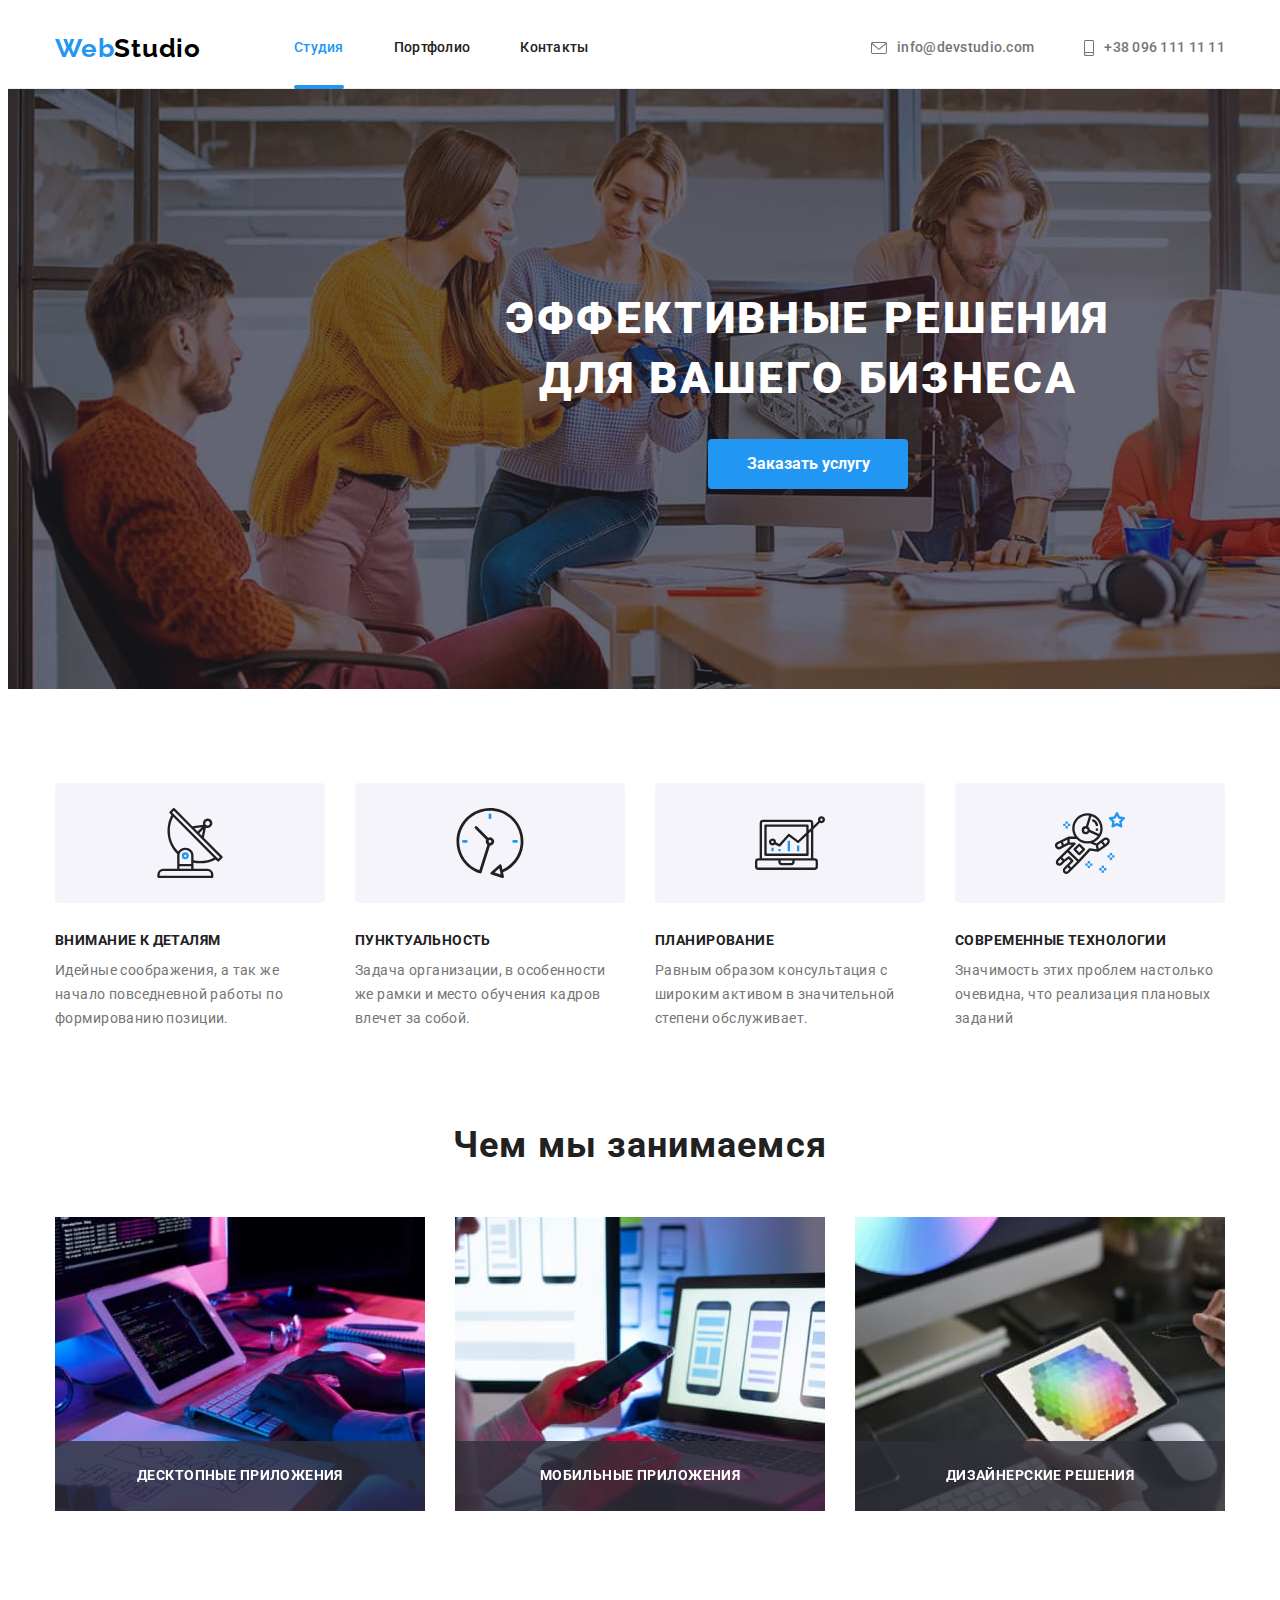
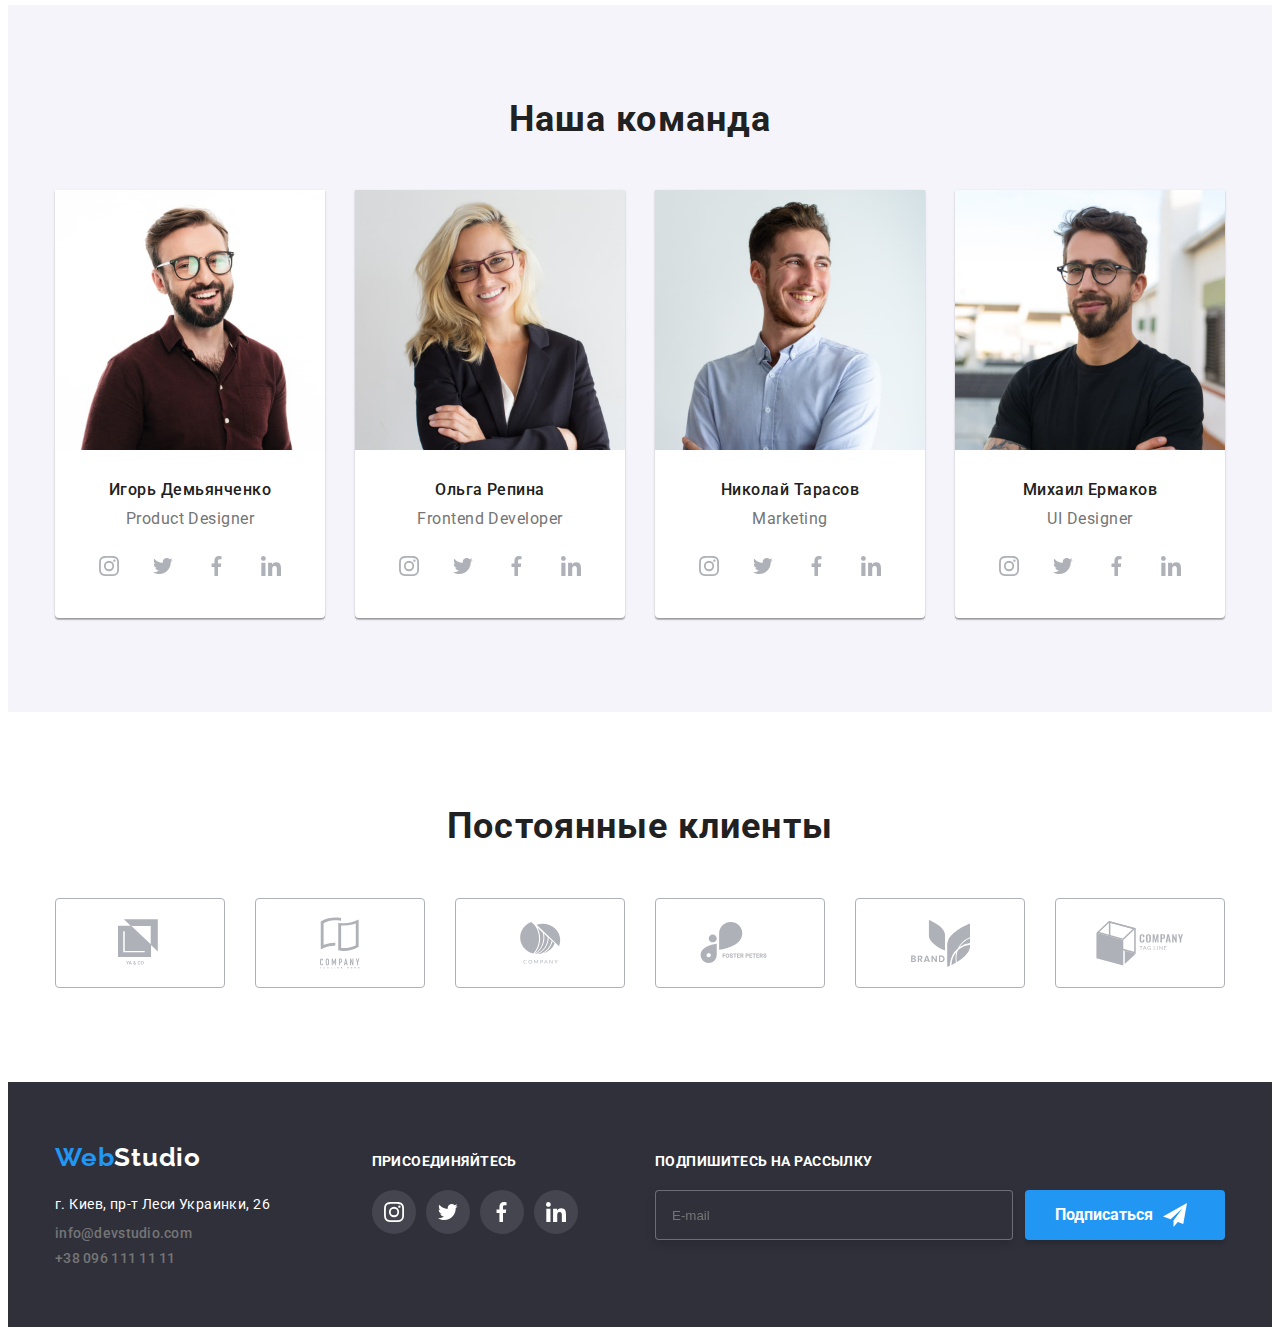
<file: index.html>
<!DOCTYPE html>
<html lang="ru">

<head>
	<meta name="viewport" content="width=device-width, initial-scale=1.0">
	<meta charset="UTF-8">
	<title>Веб студия</title>
	<link rel="stylesheet" href="https://cdnjs.cloudflare.com/ajax/libs/modern-normalize/1.0.0/modern-normalize.min.css"
		integrity="sha512-ISS7cAi1PEhQ8jnbJpJZMd29NlhNj4AWYyLOSp2CE/CsHxTCu+r+t0D2yoJudVrd0/8fTVPUVDzY5Tvli75u/g=="
		crossorigin="anonymous" />
	<link rel="preconnect" href="https://fonts.gstatic.com">
	<link
		href="https://fonts.googleapis.com/css2?family=Raleway:wght@700&family=Roboto:wght@400;500;700;900&display=swap"
		rel="stylesheet">
	<link rel="stylesheet" href="./css/style.css">
</head>

<body>
	<!-- ШАПКА САЙТА-->
	<header class="header">
		<div class="container">
			<nav class="menu">
				<a href="#" class="logo">Web<span class="logo-color-black">Studio</span></a>
				<ul class="navigation">
					<li>
						<a class="link current" href="#">Студия</a>
					</li>
					<li>
						<a class="link" href="./pages/portfolio.html">Портфолио</a>
					</li>
					<li>
						<a class="link child-contacts" href="">Контакты</a>
					</li>
				</ul>
			</nav>
			<ul class="margin-contacts">
				<li>
					<a class="contacts" href="mailto:info@devstudio.com">
						<svg class="icon-header" width=16px height=12px>
							<use href="./img/symbol-defs.svg#icon-mailto"></use>
						</svg>
						info@devstudio.com
					</a>
				</li>
				<li>
					<a class="contacts" href="tel:+380961111111">
						<svg class="icon-header" width=10px height=16px>
							<use href="./img/symbol-defs.svg#icon-phone"></use>
						</svg>
						+38 096 111 11 11
					</a>
				</li>
			</ul>
		</div>
	</header>
	<!-- /ШАПКА САЙТА-->
	<!-- БЛОК ГЕРОЙ -->
	<section class="hero">
		<div class="container">
			<h1 class="main-header"> Эффективные решения для вашего бизнеса</h1>
			<button class="button" data-modal-open type="button">Заказать услугу</button>
		</div>
		<div class="backdrop is-hidden" data-modal>
			<div class="modal">
				<form action="#" class="form">
					<h1>Оставьте свои данные, мы вам перезвоним</h1>
					<label class="form-bar">
						<input type="text" class="form-input" name="name" placeholder=" ">
						<svg class="svg-modal" width=18px height=18px>
							<use href="./img/svg-modal.svg#icon-person"></use>
						</svg>
						<span class="form-text">Имя</span>
					</label>

					<label class="form-bar">
						<input type="tel" class="form-input" name="phone" placeholder=" ">
						<svg class="svg-modal" width=18px height=18px>
							<use href="./img/svg-modal.svg#icon-phone"></use>
						</svg>
						<span class="form-text">Телефон</span>
					</label>

					<label class="form-bar">
						<input type="email" class="form-input" name="mailto" placeholder=" ">
						<svg class="svg-modal" width=18px height=18px>
							<use href="./img/svg-modal.svg#icon-email"></use>
						</svg>
						<span class="form-text">Почта</span>
					</label>

					<label class="form-bar-textarea">
						<textarea class="form-textarea" name="textarea" rows="6" placeholder=" "></textarea>
						<span class="text-textarea">Комментарий</span>
					</label>

					<label class="form-checkbox">
						<input class="checkbox" type="checkbox" name="contract" value="reading" required>
						<span class="icon-check"></span>
						<span class="text-checkbox">Соглашаюсь с рассылкой и принимаю
							<a href="#">Условия договора</a>
						</span>
					</label>

					<button class="submit" type="submit">Отправить</button>
				</form>
				<button class="button-modal" data-modal-close type="button">
					<svg class="svg-modal-button" width=18px height=18px>
						<use href="./img/svg-modal.svg#icon-close"></use>
					</svg>
				</button>
			</div>
		</div>
	</section>
	<!-- / БЛОК ГЕРОЙ -->
	<!-- НАШИ ДОСТОИНСТВА-->
	<section class="dignity">
		<div class="container">
			<h2 class="advantage-title">Наши достоинства</h2>
			<ul>
				<li class="dignity-list">
					<div class="icon-dignity">
						<svg width=70px height=70px>
							<use href="./img/symbol-defs.svg#icon-antenna"></use>
						</svg>
					</div>
					<h3 class="advantage">Внимание к деталям</h3>
					<p class="advantage-paragraph">Идейные соображения, а так же начало повседневной работы по
						формированию позиции.
					</p>
				</li>
				<li class="dignity-list">
					<div class="icon-dignity">
						<svg width=70px height=70px>
							<use href="./img/symbol-defs.svg#icon-clock"></use>
						</svg>
					</div>
					<h3 class="advantage">Пунктуальность</h3>
					<p class="advantage-paragraph">Задача организации, в особенности же рамки и место обучения кадров
						влечет за собой.
					</p>
				</li>
				<li class="dignity-list">
					<div class="icon-dignity">
						<svg width=70px height=70px>
							<use href="./img/symbol-defs.svg#icon-computer"></use>
						</svg>
					</div>
					<h3 class="advantage">Планирование</h3>
					<p class="advantage-paragraph">Равным образом консультация с широким активом в значительной степени
						обслуживает.</p>
				</li>
				<li class="dignity-list">
					<div class="icon-dignity">
						<svg width=70px height=70px>
							<use href="./img/symbol-defs.svg#icon-astronaut"></use>
						</svg>
					</div>
					<h3 class="advantage">Современные технологии</h3>
					<p class="advantage-paragraph">Значимость этих проблем настолько очевидна, что реализация плановых
						заданий
					</p>
				</li>
			</ul>
		</div>
	</section>
	<!-- /НАШИ ДОСТОИНСТВА-->
	<!--Что мы делаем-->
	<section class="works-list">
		<div class="container">
			<h2 class="second-header">Чем мы занимаемся</h2>
			<ul>
				<li class="works-element">
					<img src="./img/code-programm.jpg" alt="Написание кода" width="370" height="294">
					<p class="works-paragraph">
						Десктопные приложения
					</p>
				</li>
				<li class="works-element">
					<img src="./img/phone-programm.jpg" alt="Разработка мобильных приложений" width="370" height="294">
					<p class="works-paragraph">
						Мобильные приложения
					</p>
				</li>
				<li class="works-element">
					<img src="./img/web-programm.jpg" alt="Веб дизайнерство" width="370" height="294">
					<p class="works-paragraph">
						Дизайнерские решения
					</p>
				</li>
			</ul>
		</div>
	</section>
	<!-- /Что мы делаем-->
	<!-- Наша команда-->
	<section class="team-bg">
		<div class="container">
			<h2 class="second-header">Наша команда</h2>
			<ul>
				<li class="worker">
					<img src="./img/Demianchenko.jpg" alt="Игорь Демьянченко" width="270" height="260">
					<div class="person">
						<h3 class="our-team">Игорь Демьянченко</h3>
						<p class="profession">Product Designer</p>
						<ul class="icon-team">
							<li>
								<a class="color-icon" href="">
									<svg width=20px height=20px>
										<use href="./img/symbol-defs.svg#icon-instagram"></use>
									</svg>
								</a>
							</li>
							<li>
								<a class="color-icon" href="">
									<svg width=20px height=20px>
										<use href="./img/symbol-defs.svg#icon-twitter"></use>
									</svg>
								</a>
							</li>
							<li>
								<a class="color-icon" href="">
									<svg width=20px height=20px>
										<use href="./img/symbol-defs.svg#icon-facebook"></use>
									</svg>
								</a>
							</li>
							<li>
								<a class="color-icon" href="">
									<svg width=20px height=20px>
										<use href="./img/symbol-defs.svg#icon-linkedin"></use>
									</svg>
								</a>
							</li>
						</ul>
					</div>
				</li>
				<li class="worker">
					<img src="./img/Repina.jpg" alt="Ольга Репина" width="270" height="260">
					<div class="person">
						<h3 class="our-team">Ольга Репина</h3>
						<p class="profession">Frontend Developer</p>
						<ul class="icon-team">
							<li>
								<a class="color-icon" href="">
									<svg width=20px height=20px>
										<use href="./img/symbol-defs.svg#icon-instagram"></use>
									</svg>
								</a>
							</li>
							<li>
								<a class="color-icon" href="">
									<svg width=20px height=20px>
										<use href="./img/symbol-defs.svg#icon-twitter"></use>
									</svg>
								</a>
							</li>
							<li>
								<a class="color-icon" href="">
									<svg width=20px height=20px>
										<use href="./img/symbol-defs.svg#icon-facebook"></use>
									</svg>
								</a>
							</li>
							<li>
								<a class="color-icon" href="">
									<svg width=20px height=20px>
										<use href="./img/symbol-defs.svg#icon-linkedin"></use>
									</svg>
								</a>
							</li>
						</ul>
					</div>
				</li>
				<li class="worker">
					<img src="./img/Tarasov.jpg" alt="Николай Тарасов" width="270" height="260">
					<div class="person">
						<h3 class="our-team">Николай Тарасов</h3>
						<p class="profession">Marketing</p>
						<ul class="icon-team">
							<li>
								<a class="color-icon" href="">
									<svg width=20px height=20px>
										<use href="./img/symbol-defs.svg#icon-instagram"></use>
									</svg>
								</a>
							</li>
							<li>
								<a class="color-icon" href="">
									<svg width=20px height=20px>
										<use href="./img/symbol-defs.svg#icon-twitter"></use>
									</svg>
								</a>
							</li>
							<li>
								<a class="color-icon" href="">
									<svg width=20px height=20px>
										<use href="./img/symbol-defs.svg#icon-facebook"></use>
									</svg>
								</a>
							</li>
							<li>
								<a class="color-icon" href="">
									<svg width=20px height=20px>
										<use href="./img/symbol-defs.svg#icon-linkedin"></use>
									</svg>
								</a>
							</li>
						</ul>
					</div>
				</li>
				<li class="worker">
					<img src="./img/Ermakov.jpg" alt="Михаил Ермаков" width="270" height="260">
					<div class="person">
						<h3 class="our-team">Михаил Ермаков</h3>
						<p class="profession">UI Designer</p>
						<ul class="icon-team">
							<li>
								<a class="color-icon" href="">
									<svg width=20px height=20px>
										<use href="./img/symbol-defs.svg#icon-instagram"></use>
									</svg>
								</a>
							</li>
							<li>
								<a class="color-icon" href="">
									<svg width=20px height=20px>
										<use href="./img/symbol-defs.svg#icon-twitter"></use>
									</svg>
								</a>
							</li>
							<li>
								<a class="color-icon" href="">
									<svg width=20px height=20px>
										<use href="./img/symbol-defs.svg#icon-facebook"></use>
									</svg>
								</a>
							</li>
							<li>
								<a class="color-icon" href="">
									<svg width=20px height=20px>
										<use href="./img/symbol-defs.svg#icon-linkedin"></use>
									</svg>
								</a>
							</li>
						</ul>
					</div>
				</li>
			</ul>
		</div>
	</section>
	<!-- /Наша команда-->
	<!-- Постоянные клиенты -->
	<section class="clients">
		<div class="container">
			<h2 class="second-header">Постоянные клиенты</h2>
			<ul class="icon-clients">
				<li>
					<a class="clients-list" href="">
						<svg width=44px height=49px>
							<use href="./img/symbol-defs.svg#icon-yaco"></use>
						</svg>
					</a>
				</li>
				<li>
					<a class="clients-list" href="">
						<svg width=40px height=52px>
							<use href="./img/symbol-defs.svg#icon-tagline-here"></use>
						</svg>
					</a>
				</li>
				<li>
					<a class="clients-list" href="">
						<svg width=41px height=42px>
							<use href="./img/symbol-defs.svg#icon-company"></use>
						</svg>
					</a>
				</li>
				<li>
					<a class="clients-list" href="">
						<svg width=80px height=42px>
							<use href="./img/symbol-defs.svg#icon-foster-peter"></use>
						</svg>
					</a>
				</li>
				<li>
					<a class="clients-list" href="">
						<svg width=59px height=47px>
							<use href="./img/symbol-defs.svg#icon-brand"></use>
						</svg>
					</a>
				</li>
				<li>
					<a class="clients-list" href="">
						<svg width=88px height=45px>
							<use href="./img/symbol-defs.svg#icon-tag-line"></use>
						</svg>
					</a>
				</li>
			</ul>
		</div>
	</section>
	<!-- /Постоянные клиенты -->
	<!-- Футер-->
	<footer class="footer-bg">
		<div class="container-footer">
			<div class="">
				<a class="logo" href="#">Web<span class="logo-color-white">Studio</span></a>
				<address class="address">г. Киев, пр-т Леси Украинки, 26</address>
				<ul>
					<li class="margin-mailto">
						<a class="contacts-footer" href="mailto:info@devstudio.com">info@devstudio.com</a>
					</li>
					<li>
						<a class="contacts-footer" href="tel:+380961111111">+38 096 111 11 11</a>
					</li>
				</ul>
			</div>
			<div class="footer-icon">
				<h2 class="connect">ПРИСОЕДИНЯЙТЕСЬ</h2>
				<ul class="icon-team">
					<li>
						<a class="color-icon-ft" href="">
							<svg width=20px height=20px>
								<use href="./img/symbol-defs.svg#icon-instagram"></use>
							</svg>
						</a>
					</li>
					<li>
						<a class="color-icon-ft" href="">
							<svg width=20px height=20px>
								<use href="./img/symbol-defs.svg#icon-twitter"></use>
							</svg>
						</a>
					</li>
					<li>
						<a class="color-icon-ft" href="">
							<svg width=20px height=20px>
								<use href="./img/symbol-defs.svg#icon-facebook"></use>
							</svg>
						</a>
					</li>
					<li>
						<a class="color-icon-ft" href="">
							<svg width=20px height=20px>
								<use href="./img/symbol-defs.svg#icon-linkedin"></use>
							</svg>
						</a>
					</li>
				</ul>
			</div>
			<div class="">
				<h2 class="connect">ПОДПИШИТЕСЬ НА РАССЫЛКУ</h2>
				<form action="#" class="footer-form">
					<label class="footer-lable">
						<input class="footer-input" type="email" name="mailto" placeholder="E-mail">
					</label>
					<button class="footer-form-button" type="submit">
						<span>Подписаться</span>
						<svg class="" width=24px height=24px>
							<use href="./img/svg-modal.svg#icon-fly"></use>
						</svg>
					</button>

				</form>
			</div>
		</div>
	</footer>
	<!-- /Футер-->
	<script src="./js/modal.js"></script>
</body>

</html>
</file>
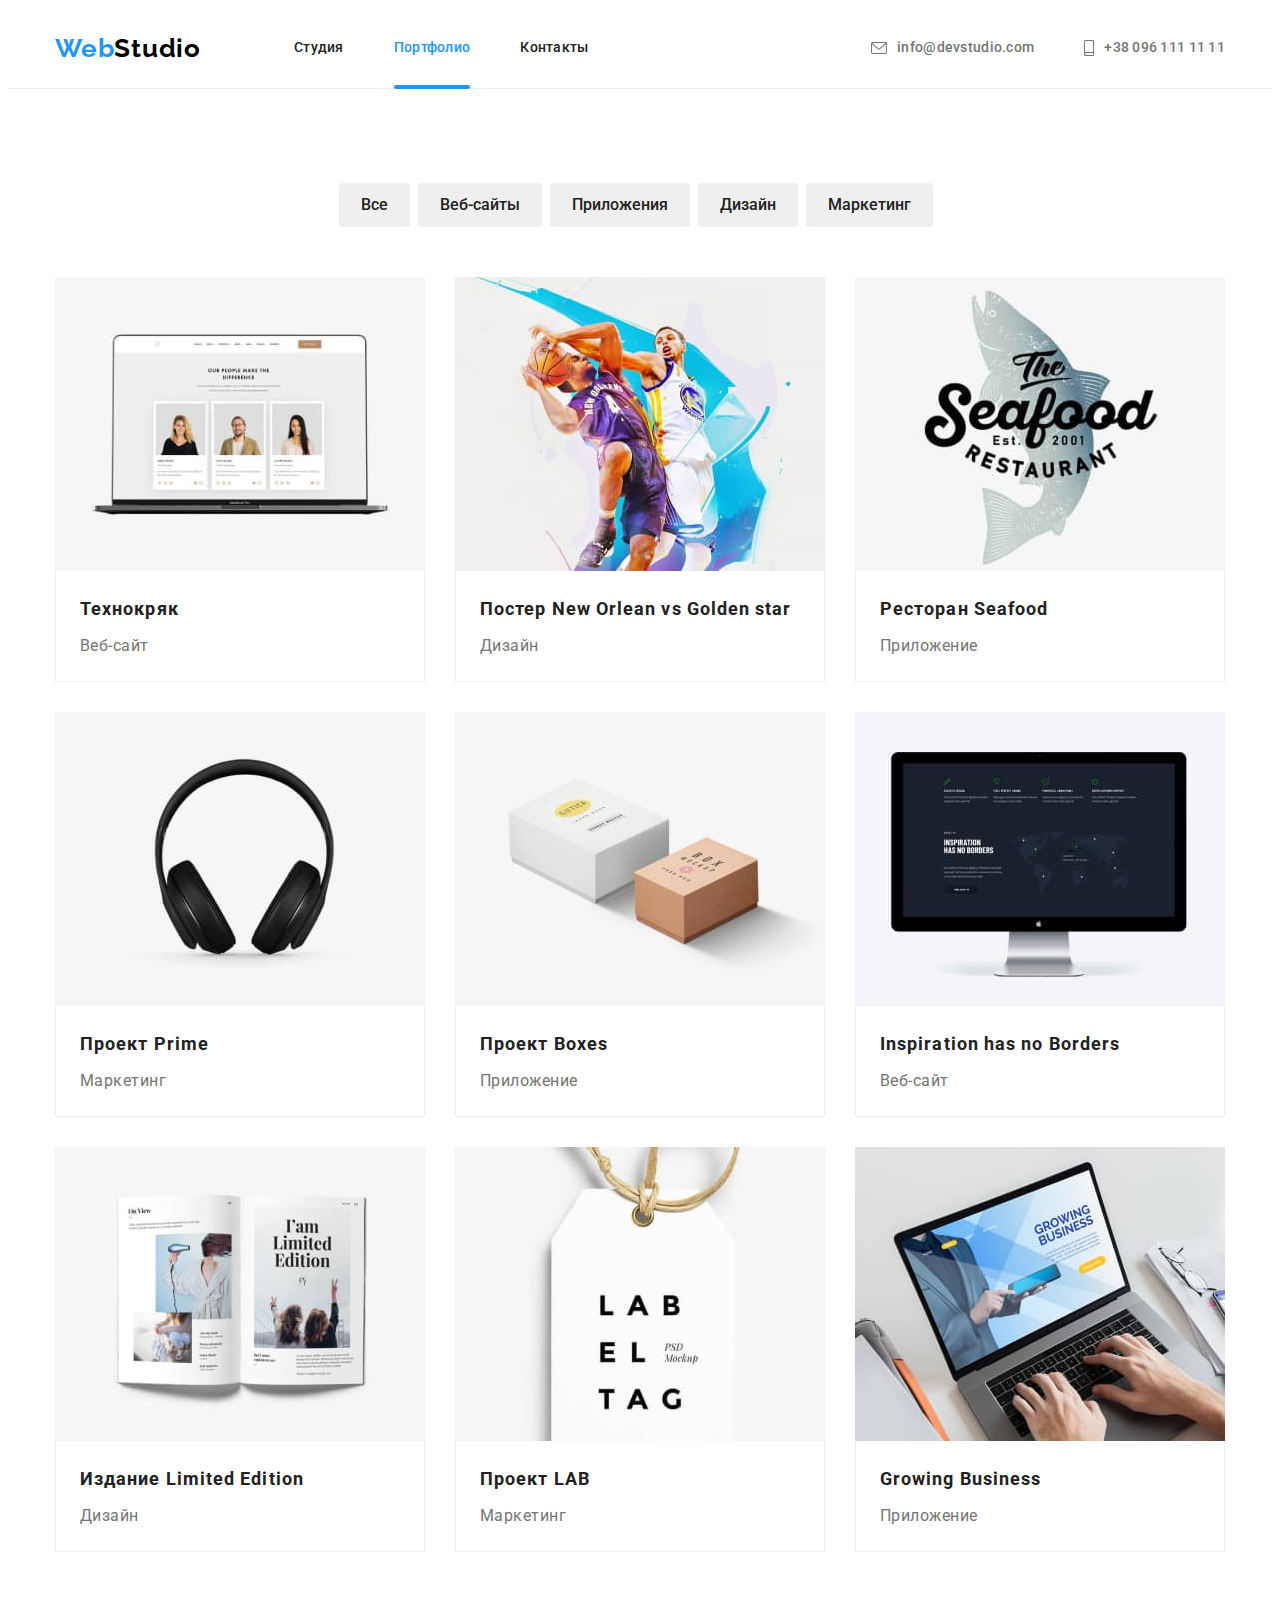
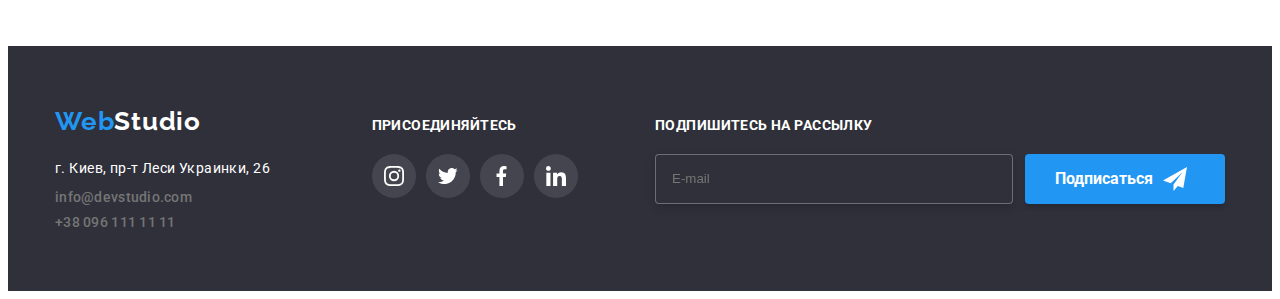
<file: pages/portfolio.html>
<!DOCTYPE html>
<html lang="en">

<head>
	<meta charset="UTF-8">
	<meta name="viewport" content="width=device-width, initial-scale=1.0">
	<title>Document</title>
	<link rel="stylesheet" href="https://cdnjs.cloudflare.com/ajax/libs/modern-normalize/1.0.0/modern-normalize.min.css"
		integrity="sha512-ISS7cAi1PEhQ8jnbJpJZMd29NlhNj4AWYyLOSp2CE/CsHxTCu+r+t0D2yoJudVrd0/8fTVPUVDzY5Tvli75u/g=="
		crossorigin="anonymous" />
	<link rel="preconnect" href="https://fonts.gstatic.com">
	<link
		href="https://fonts.googleapis.com/css2?family=Raleway:wght@700&family=Roboto:wght@400;500;700;900&display=swap"
		rel="stylesheet">
	<link rel="stylesheet" href="../css/style.css">
</head>

<body>
	<!-- ШАПКА САЙТА-->
	<header class="header">
		<div class="container">
			<nav class="menu">
				<a href="#" class="logo">Web<span class="logo-color-black">Studio</span></a>
				<ul class="navigation">
					<li>
						<a class="link" href="../index.html">Студия</a>
					</li>
					<li>
						<a class="link current" href="#">Портфолио</a>
					</li>
					<li>
						<a class="link child-contacts" href="">Контакты</a>
					</li>
				</ul>
			</nav>
			<ul class="margin-contacts">
				<li>
					<a class="contacts" href="mailto:info@devstudio.com">
						<svg class="icon-header" width=16px height=12px>
							<use href="../img/symbol-defs.svg#icon-mailto"></use>
						</svg>
						info@devstudio.com
					</a>
				</li>
				<li>
					<a class="contacts" href="tel:+380961111111">
						<svg class="icon-header" width=10px height=16px>
							<use href="../img/symbol-defs.svg#icon-phone"></use>
						</svg>
						+38 096 111 11 11
					</a>
				</li>
			</ul>
		</div>
		<div></div>
	</header>
	<!-- /ШАПКА САЙТА-->
	<!-- ОСНОВНАЯ ИНФОРМАЦИЯ-->
	<main>
		<section class="main-portfolio">
			<div class="container">
				<h1 class="title-portfolio">Основные наши работы</h1>
				<ul class="batton-list">
					<li><button class="button-portfolio" type="button">Все</button></li>
					<li><button class="button-portfolio" type="button">Веб-сайты</button></li>
					<li><button class="button-portfolio" type="button">Приложения</button></li>
					<li><button class="button-portfolio" type="button">Дизайн</button></li>
					<li><button class="button-portfolio" type="button">Маркетинг</button></li>
				</ul>
				<ul class="container-kards">
					<li class="portfolio-kards">
						<a class="portfolio-shadow" href="">
							<div class="portfolio-imge">
								<img src="../img/portfolio/tehno.jpg" alt="Технокряк" width="370">
								<p class="portfolio-text">
									Технокряк это современная площадка распространения коронавируса. Компании используют
									эту платформу для цифрового шпионажа и атак на защищённые сервера конкурентов.
								</p>
							</div>
							<div class="main-list">
								<h2 class="activity">Технокряк</h2>
								<p class="activity-prof">Веб-сайт</p>
							</div>
						</a>
					</li>
					<li class="portfolio-kards">
						<a class="portfolio-shadow" href="">
							<div class="portfolio-imge">
								<img src="../img/portfolio/no-vs-gs.jpg" alt="Постер New Orlean vs Golden star"
									width="370">
								<p class="portfolio-text">
									Технокряк это современная площадка распространения коронавируса. Компании используют
									эту платформу для цифрового шпионажа и атак на защищённые сервера конкурентов.
								</p>
							</div>
							<div class="main-list">
								<h2 class="activity">Постер New Orlean vs Golden star</h2>
								<p class="activity-prof">Дизайн</p>
							</div>
						</a>
					</li>
					<li class="portfolio-kards">
						<a class="portfolio-shadow" href="">
							<div class="portfolio-imge">
								<img src="../img/portfolio/seafood.jpg" alt="Ресторан Seafood" width="370">
								<p class="portfolio-text">
									Технокряк это современная площадка распространения коронавируса. Компании используют
									эту платформу для цифрового шпионажа и атак на защищённые сервера конкурентов.
								</p>
							</div>
							<div class="main-list">
								<h2 class="activity">Ресторан Seafood</h2>
								<p class="activity-prof">Приложение</p>
							</div>
						</a>
					</li>
					<li class="portfolio-kards">
						<a class="portfolio-shadow" href="">
							<div class="portfolio-imge">
								<img src="../img/portfolio/prime.jpg" alt="Проект Prime" width="370">
								<p class="portfolio-text">
									Технокряк это современная площадка распространения коронавируса. Компании используют
									эту платформу для цифрового шпионажа и атак на защищённые сервера конкурентов.
								</p>
							</div>
							<div class="main-list">
								<h2 class="activity">Проект Prime</h2>
								<p class="activity-prof">Маркетинг</p>
							</div>
						</a>
					</li>
					<li class="portfolio-kards">
						<a class="portfolio-shadow" href="">
							<div class="portfolio-imge">
								<img src="../img/portfolio/boxes.jpg" alt="Проект Boxes" width="370">
								<p class="portfolio-text">
									Технокряк это современная площадка распространения коронавируса. Компании используют
									эту платформу для цифрового шпионажа и атак на защищённые сервера конкурентов.
								</p>
							</div>
							<div class="main-list">
								<h2 class="activity">Проект Boxes</h2>
								<p class="activity-prof">Приложение</p>
							</div>
						</a>
					</li>
					<li class="portfolio-kards">
						<a class="portfolio-shadow" href="">
							<div class="portfolio-imge">
								<img src="../img/portfolio/ins-borders.jpg" alt="Inspiration has no Borders"
									width="370">
								<p class="portfolio-text">
									Технокряк это современная площадка распространения коронавируса. Компании используют
									эту платформу для цифрового шпионажа и атак на защищённые сервера конкурентов.
								</p>
							</div>
							<div class="main-list">
								<h2 class="activity">Inspiration has no Borders</h2>
								<p class="activity-prof">Веб-сайт</p>
							</div>
						</a>
					</li>
					<li class="portfolio-kards">
						<a class="portfolio-shadow" href="">
							<div class="portfolio-imge">
								<img src="../img/portfolio/limited-edition.jpg" alt="Издание Limited Edition"
									width="370">
								<p class="portfolio-text">
									Технокряк это современная площадка распространения коронавируса. Компании используют
									эту платформу для цифрового шпионажа и атак на защищённые сервера конкурентов.
								</p>
							</div>
							<div class="main-list">
								<h2 class="activity">Издание Limited Edition</h2>
								<p class="activity-prof">Дизайн</p>
							</div>
						</a>
					</li>
					<li class="portfolio-kards">
						<a class="portfolio-shadow" href="">
							<div class="portfolio-imge">
								<img src="../img/portfolio/lab.jpg" alt="Проект LAB" width="370">
								<p class="portfolio-text">
									Технокряк это современная площадка распространения коронавируса. Компании используют
									эту платформу для цифрового шпионажа и атак на защищённые сервера конкурентов.
								</p>
							</div>
							<div class="main-list">
								<h2 class="activity">Проект LAB</h2>
								<p class="activity-prof">Маркетинг</p>
							</div>
						</a>
					</li>
					<li class="portfolio-kards">
						<a class="portfolio-shadow" href="">
							<div class="portfolio-imge">
								<img src="../img/portfolio/gr-business.jpg" alt="Growing Business" width="370">
								<p class="portfolio-text">
									Технокряк это современная площадка распространения коронавируса. Компании используют
									эту платформу для цифрового шпионажа и атак на защищённые сервера конкурентов.
								</p>
							</div>
							<div class="main-list">
								<h2 class="activity">Growing Business</h2>
								<p class="activity-prof">Приложение</p>
							</div>
						</a>
					</li>
				</ul>
			</div>
		</section>
	</main>
	<!-- /ОСНОВНАЯ ИНФОРМАЦИЯ-->
	<!-- Футер-->
	<footer class="footer-bg">
		<div class="container-footer">
			<div class="">
				<a class="logo" href="#">Web<span class="logo-color-white">Studio</span></a>
				<address class="address">г. Киев, пр-т Леси Украинки, 26</address>
				<ul>
					<li class="margin-mailto">
						<a class="contacts-footer" href="mailto:info@devstudio.com">info@devstudio.com</a>
					</li>
					<li>
						<a class="contacts-footer" href="tel:+380961111111">+38 096 111 11 11</a>
					</li>
				</ul>
			</div>
			<div class="footer-icon">
				<h2 class="connect">ПРИСОЕДИНЯЙТЕСЬ</h2>
				<ul class="icon-team">
					<li>
						<a class="color-icon-ft" href="">
							<svg width=20px height=20px>
								<use href="../img/symbol-defs.svg#icon-instagram"></use>
							</svg>
						</a>
					</li>
					<li>
						<a class="color-icon-ft" href="">
							<svg width=20px height=20px>
								<use href="../img/symbol-defs.svg#icon-twitter"></use>
							</svg>
						</a>
					</li>
					<li>
						<a class="color-icon-ft" href="">
							<svg width=20px height=20px>
								<use href="../img/symbol-defs.svg#icon-facebook"></use>
							</svg>
						</a>
					</li>
					<li>
						<a class="color-icon-ft" href="">
							<svg width=20px height=20px>
								<use href="../img/symbol-defs.svg#icon-linkedin"></use>
							</svg>
						</a>
					</li>
				</ul>
			</div>
			<div class="">
				<h2 class="connect">ПОДПИШИТЕСЬ НА РАССЫЛКУ</h2>
				<form action="#" class="footer-form">
					<label class="footer-lable">
						<input class="footer-input" type="email" name="mailto" placeholder="E-mail">
					</label>
					<button class="footer-form-button" type="submit">
						<span>Подписаться</span>
						<svg class="" width=24px height=24px>
							<use href="../img/svg-modal.svg#icon-fly"></use>
						</svg>
					</button>

				</form>
			</div>
		</div>
	</footer>
	<!-- /Футер-->

</body>

</html>
</file>
<file: css/style.css>
html {
	box-sizing: border-box;
}
*,
*::before,
::after {
	box-sizing: inherit;
}

:root {
	--main-font-famil: "Roboto", sans-serif;
	--main-text-color: #212121;
	--color-text-h2: #ffffff;
	--color-text-paragraph: #757575;
	--text-button-hover: #ffffff;
	--main-logocolor-text: #2196f3;
	--main-formcolor-text: #757575;
	--focus-form-color: #2196f3;
	--main-logo-color: #000000;
	--off-logo-color: #ffffff;
	--color-tartet: #2196f3;
	--bg-footer: #2f303a;
	--bg-dutton: #2196f3;
	--bg-modal: #ffffff;
	--color-bg-team-icon: #f5f4fa;
	--color-address: #ffffff;
	--color-icon: #afb1b8;
	--color-icon-contacts: #757575;
}

body {
	font-family: var(--main-font-famil);
	font-size: 14px;
	line-height: 1.14;
	letter-spacing: 0.02em;
}
ul {
	margin: 0;
	padding: 0;
}
li {
	list-style: none;
}
a {
	text-decoration: none;
}
img {
	display: block;
}
.container {
	margin-left: auto;
	margin-right: auto;
	width: 1200px;
	padding-left: 15px;
	padding-right: 15px;
}
.header {
	border-bottom: 1px solid #ececec;
}
/* ШАПКА САЙТА */
header .container {
	display: flex;
	align-items: center;
}
.header .menu {
	display: flex;
	align-items: center;
}
.menu ul {
	display: flex;
	align-items: center;
	justify-content: space-between;
}

.logo {
	display: inline-block;
	font-family: "Raleway", sans-serif;
	font-weight: bold;
	font-size: 26px;
	line-height: 1.19;
	letter-spacing: 0.03em;
	color: var(--main-logocolor-text);
	margin-right: 93px;
}
.logo-color-black {
	color: var(--main-logo-color);
}
.logo-color-white {
	color: var(--off-logo-color);
}

.navigation .link {
	font-weight: 500;
	color: var(--main-text-color);
	padding-top: 32px;
	padding-bottom: 32px;
	display: block;

	transition-property: color;
	transition-duration: 250ms;
	transition-timing-function: cubic-bezier(0.4, 0, 0.2, 1);
}
.navigation li {
	margin-right: 50px;
	position: relative;
}
.navigation li:last-child {
	margin-right: 0px;
}

.header li:last-child {
	padding-right: 0;
}

.navigation .link:hover,
.navigation .link:focus {
	color: var(--color-tartet);
}
.navigation .current {
	color: var(--color-tartet);
}
.current::before {
	position: absolute;
	left: 0;
	bottom: 0;
	content: "";
	opacity: 1;
	display: block;
	height: 4px;
	width: 100%;
	background-color: var(--focus-form-color);
	border-radius: 2px;
	bottom: -1px;
}
.link::after {
	position: absolute;
	left: 0;
	bottom: 0;
	content: "";
	opacity: 0;
	height: 4px;
	width: 100%;
	border-radius: 2px;
	background-color: var(--focus-form-color);
	display: block;
	bottom: -1px;

	transition-property: opacity;
	transition-duration: 500ms;
	transition-timing-function: cubic-bezier(0.4, 0, 0.2, 1);
}

.link:hover::after,
.link:focus::after,
.link:active::after {
	opacity: 1;
}
.margin-contacts {
	margin: 0;
	display: flex;
	margin-left: auto;
}
.margin-contacts li {
	margin-right: 50px;
	align-items: center;
}
.margin-contacts li:last-child {
	margin-right: 0px;
}

.contacts {
	display: flex;
	align-items: center;
	font-weight: 500;
	color: var(--color-text-paragraph);
	margin: 0;
	padding-top: 32px;
	padding-bottom: 32px;
	fill: var(--color-icon-contacts);

	transition-property: color, fill;
	transition-duration: 250ms, 250ms;
	transition-timing-function: cubic-bezier(0.4, 0, 0.2, 1),
		cubic-bezier(0.4, 0, 0.2, 1);
}
.contacts:hover,
.contacts:focus {
	color: var(--color-tartet);
	fill: var(--color-tartet);
}
.icon-header {
	margin-right: 10px;
}

/* /ШАПКА САЙТА */

/* БЛОК ГЕРОЙ */
.hero {
	text-align: center;
	padding-top: 200px;
	padding-bottom: 200px;
	background: #2f303a;
	background-image: linear-gradient(
			rgba(47, 48, 58, 0.4),
			rgba(47, 48, 58, 0.4)
		),
		url("../img/Img-teams.jpg");
	width: 1600px;
	height: 600px;
	margin-right: auto;
	margin-left: auto;
	border: 0px;
}
.hero .container {
	width: 700px;
}

.main-header {
	text-transform: uppercase;
	font-weight: 900;
	font-size: 44px;
	line-height: 1.36;
	letter-spacing: 0.06em;
	color: var(--color-text-h2);
	margin: 0;
	margin-bottom: 30px;
}
.button {
	min-width: 200px;
	padding: 10px 32px;
	font-family: var(--main-font-famil);
	font-weight: 700;
	font-size: 16px;
	line-height: 1.87;
	color: var(--text-button-hover);
	background: var(--bg-dutton);
	border-radius: 4px;
	border: 0;
	cursor: pointer;
}
.backdrop {
	position: fixed;
	top: 0;
	left: 0;
	width: 100%;
	height: 100%;
	background: rgba(0, 0, 0, 0.2);
}
.backdrop.is-hidden {
	opacity: 0;
	pointer-events: none;
}

.modal {
	position: absolute;
	top: 50%;
	left: 50%;
	transform: translate(-50%, -50%);

	min-width: 528px;
	min-height: 581px;

	background: var(--bg-modal);
	box-shadow: 0px 1px 3px rgba(0, 0, 0, 0.12), 0px 1px 1px rgba(0, 0, 0, 0.14),
		0px 2px 1px rgba(0, 0, 0, 0.2);
	border-radius: 4px;
}

.button-modal {
	position: absolute;
	padding: 0;
	top: 0;
	right: 0;
	height: 30px;
	width: 30px;
	border-radius: 50%;
	border: 1px solid rgba(0, 0, 0, 0.1);
	margin-right: 8px;
	margin-top: 8px;
	background: var(--bg-modal);

	display: flex;
	justify-content: center;
	align-items: center;

	transition-property: color;
	transition-duration: 250ms;
	transition-timing-function: cubic-bezier(0.4, 0, 0.2, 1);
}
.button-modal:focus,
.button-modal:hover {
	fill: var(--color-tartet);
}

/* / БЛОК ГЕРОЙ */
/* НАШИ ДОСТОИНСТВА */
.dignity {
	padding-top: 94px;
	padding-bottom: 94px;
}
.dignity ul {
	display: flex;
	justify-content: space-between;
}
.dignity-list {
	width: 270px;

	/* display: flex; */
	/* flex-direction: column; */
	/* height: 251px; */
}
.dignity-list:not(:last-child) {
	margin-right: 30px;
}

.advantage-title {
	margin: 0;
	display: none;
}
.advantage {
	text-transform: uppercase;
	margin: 0;
	margin-bottom: 10px;
	font-family: Roboto;
	font-style: normal;
	font-weight: bold;
	font-size: 14px;
	line-height: 1.14;
	letter-spacing: 0.03em;
	color: var(--main-text-color);
}
.advantage-paragraph {
	font-weight: normal;
	font-size: 14px;
	line-height: 1.71;
	letter-spacing: 0.03em;
	color: var(--color-text-paragraph);
	margin: 0;
}
.icon-dignity {
	height: 120px;
	margin-bottom: 30px;
	background: var(--color-bg-team-icon);
	border-radius: 4px;
	display: flex;
	justify-content: center;
	align-items: center;
}

/* /НАШИ ДОСТОИНСТВА */

/* ЧТО МЫ ДЕЛАЕМ */
.works-list {
	padding-bottom: 94px;
}
.works-list ul {
	display: flex;
	justify-content: space-between;
}
.works-element {
	position: relative;
}
.works-paragraph {
	position: absolute;
	text-transform: uppercase;
	width: 100%;
	height: 70px;
	margin: 0;
	background: rgba(47, 48, 58, 0.8);
	display: block;
	text-align: center;
	padding-top: 27px;
	padding-bottom: 27px;
	font-style: normal;
	font-weight: bold;
	font-size: 14px;
	line-height: 1.14;
	letter-spacing: 0.03em;
	color: #ffffff;
	bottom: 0;
}

.second-header {
	text-align: center;
	font-weight: bold;
	font-size: 36px;
	line-height: 1.16;
	letter-spacing: 0.03em;
	color: var(--main-text-color);
	margin: 0;
	margin-bottom: 50px;
}

/* /ЧТО МЫ ДЕЛАЕМ */

/* НАША КОМАНДА */
.team-bg ul {
	display: flex;
	justify-content: space-between;
}
.team-bg {
	background: var(--color-bg-team-icon);
	padding-bottom: 94px;
	padding-top: 94px;
}
.worker {
	width: 270px;
	background: #ffffff;
	border-radius: 0px 0px 4px 4px;
	text-align: center;
	box-shadow: 0px 1px 3px rgba(0, 0, 0, 0.12), 0px 1px 1px rgba(0, 0, 0, 0.14),
		0px 2px 1px rgba(0, 0, 0, 0.2);
}

.person {
	display: flex;
	flex-direction: column;
	padding: 30px 32px;
}

.our-team {
	font-weight: 500;
	font-size: 16px;
	line-height: 1.19;
	letter-spacing: 0.03em;
	color: var(--main-text-color);
	margin: 0;
	margin-bottom: 10px;
}
.profession {
	font-size: 16px;
	line-height: 1.19;
	letter-spacing: 0.03em;
	color: var(--color-text-paragraph);
	margin: 0;
	margin-bottom: 16px;
}

.icon-team {
	width: 206px;
	display: flex;
	align-items: center;
}
.icon-team li {
	display: flex;
	justify-content: center;
	align-items: center;
	margin: 0;
	padding: 0;
	width: 44px;
}
.icon-team li:not(:last-child) {
	margin-right: 10px;
}

.color-icon {
	display: flex;
	justify-content: center;
	align-items: center;
	width: 44px;
	height: 44px;
	fill: var(--color-icon);

	transition-property: fill, background, border-radius;
	transition-duration: 250ms;
	transition-timing-function: cubic-bezier(0.4, 0, 0.2, 1);
}
.color-icon:hover,
.color-icon:focus {
	fill: #ffffff;
	border-radius: 50%;
	background: var(--color-tartet);
}

/* /НАША КОМАНДА */

/* Постоянные клиенты */
.clients {
	padding-bottom: 94px;
	padding-top: 94px;
}
.icon-clients {
	display: flex;
}
.icon-clients li {
	margin-right: 30px;
	width: 170px;
	height: 90px;
}
.icon-clients li:last-child {
	margin-right: 0px;
}

.clients-list {
	display: flex;
	justify-content: center;
	align-items: center;
	fill: var(--color-icon);
	border: 1px solid #afb1b8;
	border-radius: 4px;
	width: 100%;
	height: 100%;

	transition-property: fill, border;
	transition-duration: 250ms, 250ms;
	transition-timing-function: cubic-bezier(0.4, 0, 0.2, 1),
		cubic-bezier(0.4, 0, 0.2, 1);
}
.clients-list:focus,
.clients-list:hover {
	fill: var(--color-tartet);
	border: 1px solid var(--color-tartet);
}

/* /Постоянные клиенты */

/* ФУТЕР */

.footer-bg {
	background-color: var(--bg-footer);
	padding-top: 60px;
	padding-bottom: 60px;
}

.footer-bg .logo {
	margin-bottom: 20px;
}
.container-footer {
	display: flex;
	align-items: baseline;
	justify-content: space-between;
	margin-left: auto;
	margin-right: auto;
	width: 1200px;
	padding-left: 15px;
	padding-right: 15px;
}

.address {
	font-weight: normal;
	font-size: 14px;
	line-height: 1.71;
	letter-spacing: 0.03em;
	color: var(--color-address);
	font-style: normal;
	margin-bottom: 9px;
}
.contacts-footer {
	font-weight: 500;
	font-size: 14px;
	line-height: 1.14;
	letter-spacing: 0.02em;
	color: var(--color-text-paragraph);
	margin: 0;

	transition-property: color;
	transition-duration: 250ms;
	transition-timing-function: cubic-bezier(0.4, 0, 0.2, 1);
}
.contacts-footer:hover,
.contacts-footer:focus {
	color: var(--color-tartet);
}
.margin-mailto {
	margin-bottom: 9px;
}
.connect {
	font-weight: bold;
	font-size: 14px;
	line-height: 1.14;
	letter-spacing: 0.03em;
	color: var(--color-text-h2);
	margin: 0;
	margin-bottom: 20px;
}
.icon-team li {
	background: rgba(255, 255, 255, 0.1);
	border-radius: 50%;
}
.color-icon-ft {
	display: flex;
	justify-content: center;
	align-items: center;
	width: 44px;
	height: 44px;
	border-radius: 50%;
	fill: #ffffff;

	transition-property: fill, background, border-radius;
	transition-duration: 250ms, 250ms, 250ms;
	transition-timing-function: cubic-bezier(0.4, 0, 0.2, 1),
		cubic-bezier(0.4, 0, 0.2, 1), cubic-bezier(0.4, 0, 0.2, 1);
}
.color-icon-ft:hover,
.color-icon-ft:focus {
	fill: #ffffff;
	border-radius: 50%;
	background: var(--color-tartet);
}

/* /ФУТЕР */

/* ПОРТФОЛИО */

.main-portfolio {
	padding: 94px 0;
}
.title-portfolio {
	margin: 0;
	display: none;
}
.container .batton-list {
	display: flex;
	justify-content: center;
}
.container .container-kards {
	display: flex;
	flex-wrap: wrap;
}
.batton-list {
	margin-bottom: 50px;
}
.button-portfolio {
	border: 0;
	display: inline-block;
	border-radius: 4px;
	padding: 6px 22px;
	font-family: var(--main-font-famil);
	font-weight: 500;
	font-size: 16px;
	line-height: 2;
	color: var(--main-text-color);
	cursor: pointer;

	transition-property: color, background, box-shadow, border;
	transition-duration: 250ms, 250ms, 250ms, 250ms;
	transition-timing-function: cubic-bezier(0.4, 0, 0.2, 1),
		cubic-bezier(0.4, 0, 0.2, 1), cubic-bezier(0.4, 0, 0.2, 1),
		cubic-bezier(0.4, 0, 0.2, 1);
}
.batton-list li {
	margin-right: 8px;
}
.button-portfolio:hover,
.button-portfolio:focus {
	color: var(--text-button-hover);
	background: var(--color-tartet);
	box-shadow: 0px 3px 1px rgba(0, 0, 0, 0.1), 0px 1px 2px rgba(0, 0, 0, 0.08),
		0px 2px 2px rgba(0, 0, 0, 0.12);
	border: 0;
}
.container-kards li {
	width: 370px;
	margin-right: 30px;
	margin-bottom: 30px;
}

.portfolio-kards:nth-child(3n + 3) {
	margin-right: 0;
}
.portfolio-kards:nth-last-child(-n + 3) {
	margin-bottom: 0;
}

.container-kards li:nth-last-child(-n + 3) {
	margin-bottom: 0px;
}

.main-list {
	padding: 20px 24px;
	border-right: 1px solid #eeeeee;
	border-bottom: 1px solid #eeeeee;
	border-left: 1px solid #eeeeee;
}
.portfolio-shadow {
	display: block;
	transition-property: all;
	transition: 250ms cubic-bezier(0.4, 0, 0.2, 1);

	transition-property: box-shadow;
	transition-duration: 250ms;
	transition-timing-function: cubic-bezier(0.4, 0, 0.2, 1);
}

.portfolio-shadow:focus,
.portfolio-shadow:hover {
	box-shadow: 0px 1px 1px rgba(0, 0, 0, 0.12), 0px 4px 4px rgba(0, 0, 0, 0.06),
		1px 4px 6px rgba(0, 0, 0, 0.16);
}

.activity {
	font-weight: bold;
	font-size: 18px;
	line-height: 2;
	letter-spacing: 0.06em;
	color: var(--main-text-color);
	margin: 0;
	margin-bottom: 4px;
}
.activity-prof {
	margin: 0;
	font-weight: normal;
	font-size: 16px;
	line-height: 1.87;
	letter-spacing: 0.03em;
	color: var(--color-text-paragraph);
}
.portfolio-imge {
	position: relative;
	overflow: hidden;
}
.portfolio-text {
	position: absolute;
	top: 0;
	left: 0;
	margin: 0;
	width: 100%;
	height: 100%;
	background: rgba(33, 150, 243, 0.9);
	padding: 63px 24px;
	font-style: normal;
	font-weight: normal;
	font-size: 18px;
	line-height: 1.55;
	letter-spacing: 0.03em;
	color: var(--off-logo-color);
	transform: translateY(100%);
	opacity: 0;
	pointer-events: none;

	transition-property: transform, opacity;
	transition-duration: 250ms, 250ms;
	transition-timing-function: cubic-bezier(0.4, 0, 0.2, 1),
		cubic-bezier(0.4, 0, 0.2, 1);
}
.portfolio-shadow:hover .portfolio-text,
.portfolio-shadow:focus .portfolio-text {
	transform: translateY(0);
	opacity: 1;
}

/* МОДАЛЬНОЕ ОКНО */

.form {
	padding: 40px;
}
.form h1 {
	margin: 0;
	font-family: Roboto;
	font-style: normal;
	font-weight: bold;
	font-size: 20px;
	line-height: 1.15;
	text-align: center;
	letter-spacing: 0.03em;
	color: #212121;
}
.form-bar {
	position: relative;
	margin-top: 30px;
	display: block;
}

.form-input {
	margin: 50;
	padding: 11px;
	padding-left: 35px;
	width: 100%;
	border: 1px solid rgba(33, 33, 33, 0.2);
	border-radius: 4px;

	transition-property: border, outline;
	transition-duration: 250ms, 250ms;
	transition-timing-function: cubic-bezier(0.4, 0, 0.2, 1),
		cubic-bezier(0.4, 0, 0.2, 1);
}
.form-input:focus {
	border: 1px solid var(--focus-form-color);
	outline: 0;
}

.svg-modal {
	position: absolute;
	top: 50%;
	left: 12px;
	transform: translateY(-50%);

	transition-property: fill;
	transition-duration: 250ms;
	transition-timing-function: cubic-bezier(0.4, 0, 0.2, 1);
}

.form-input:focus + .svg-modal {
	fill: var(--focus-form-color);
}

.form-text {
	position: absolute;
	top: 50%;
	left: 35px;
	transform: translateY(-50%);
	font-style: normal;
	font-weight: normal;
	font-size: 12px;
	line-height: 1.17;
	letter-spacing: 0.01em;
	color: var(--main-formcolor-text);

	transition-property: transform, left;
	transition-duration: 250ms, 250ms;
	transition-timing-function: cubic-bezier(0.4, 0, 0.2, 1),
		cubic-bezier(0.4, 0, 0.2, 1);
}
.form-input:focus ~ .form-text,
.form-input:not(:placeholder-shown) ~ .form-text {
	transform: translateY(-40px);
	left: 0;
}
.form-bar-textarea {
	position: relative;
	display: block;
	margin: 0;
	margin-top: 30px;
}
.form-textarea {
	margin: 0;
	padding: 11px;
	padding-left: 16px;
	width: 100%;
	border: 1px solid rgba(33, 33, 33, 0.2);
	border-radius: 4px;
	resize: none;

	transition-property: border, outline;
	transition-duration: 250ms, 250ms;
	transition-timing-function: cubic-bezier(0.4, 0, 0.2, 1),
		cubic-bezier(0.4, 0, 0.2, 1);
}

.form-textarea:focus {
	border: 1px solid var(--focus-form-color);
	outline: 0;
}

.text-textarea {
	position: absolute;
	left: 16px;
	top: 12px;
	font-style: normal;
	font-weight: normal;
	font-size: 12px;
	line-height: 1.17;
	letter-spacing: 0.01em;
	color: var(--main-formcolor-text);

	transition-property: transform, left;
	transition-duration: 250ms, 250ms;
	transition-timing-function: cubic-bezier(0.4, 0, 0.2, 1),
		cubic-bezier(0.4, 0, 0.2, 1);
}
.form-textarea:focus + .text-textarea,
.form-textarea:not(:placeholder-shown) + .text-textarea {
	transform: translateY(-35px);
	left: 0;
}

.checkbox {
	position: absolute;
	width: 1px;
	height: 1px;
	margin: -1px;
	border: 0;
	padding: 0;
	clip: rect(0 0 0 0);
	overflow: hidden;
}
.form-checkbox {
	margin-top: 20px;
	display: flex;
	align-items: center;
}
.checkbox:checked + .icon-check {
	background-color: var(--focus-form-color);
	background-image: url(../img/check-ok.svg);
	background-size: contain;
	background-origin: border-box;
	border: 0;
}
.checkbox:hover ~ .text-checkbox {
	cursor: pointer;
}
.checkbox:focus ~ .icon-check {
	border-radius: 2px;
	border: 2px solid var(--focus-form-color);
}

.icon-check {
	margin-right: 8px;
	width: 16px;
	height: 15px;
	border: 2px solid #212121;
	border-radius: 2px;

	transition-property: outline, border-radius;
	transition-duration: 250ms, 250ms;
	transition-timing-function: cubic-bezier(0.4, 0, 0.2, 1),
		cubic-bezier(0.4, 0, 0.2, 1);
}

.text-checkbox {
	font-style: normal;
	font-weight: normal;
	font-size: 14px;
	line-height: 1.71;
	letter-spacing: 0.03em;
	color: var(--main-formcolor-text);

	transition-property: cursor;
	transition-duration: 250ms;
	transition-timing-function: cubic-bezier(0.4, 0, 0.2, 1);
}

.text-checkbox a {
	font-style: normal;
	font-weight: normal;
	font-size: 14px;
	line-height: 1.71;
	letter-spacing: 0.03em;
	text-decoration-line: underline;
	color: var(--focus-form-color);
}

.submit {
	margin-top: 30px;
	min-width: 200px;
	padding: 10px 32px;
	font-family: var(--main-font-famil);
	font-weight: 700;
	font-size: 16px;
	line-height: 1.87;
	color: var(--text-button-hover);
	background: var(--bg-dutton);
	border-radius: 4px;
	border: 0;
	cursor: pointer;
	box-shadow: 0px 4px 4px rgba(0, 0, 0, 0.15);
}
.footer-form {
	width: 100%;
	display: flex;
}
.footer-input {
	padding-left: 16px;
	background-color: var(--bg-footer);
	width: 358px;
	height: 50px;
	border: 1px solid rgba(255, 255, 255, 0.3);
	box-sizing: border-box;
	filter: drop-shadow(0px 4px 4px rgba(0, 0, 0, 0.15));
	border-radius: 4px;

	transition-property: border, outline;
	transition-duration: 250ms, 250ms;
	transition-timing-function: cubic-bezier(0.4, 0, 0.2, 1),
		cubic-bezier(0.4, 0, 0.2, 1);
}
.footer-input:focus {
	border: 1px solid var(--focus-form-color);
	outline: 0;
	color: #ffffff;
}

.footer-form-button {
	margin-left: 12px;
	min-width: 200px;
	height: 50px;
	padding: 10px 30px;
	font-family: var(--main-font-famil);
	font-weight: 700;
	font-size: 16px;
	line-height: 1.87;
	color: var(--text-button-hover);
	background: var(--bg-dutton);
	box-shadow: 0px 4px 4px rgba(0, 0, 0, 0.15);
	border-radius: 4px;
	border: 0;
	cursor: pointer;
	display: flex;
	align-items: center;
}
.footer-form-button svg {
	margin-left: 10px;
	fill: #ffffff;
}
/* /МОДАЛЬНОЕ ОКНО */
</file>
